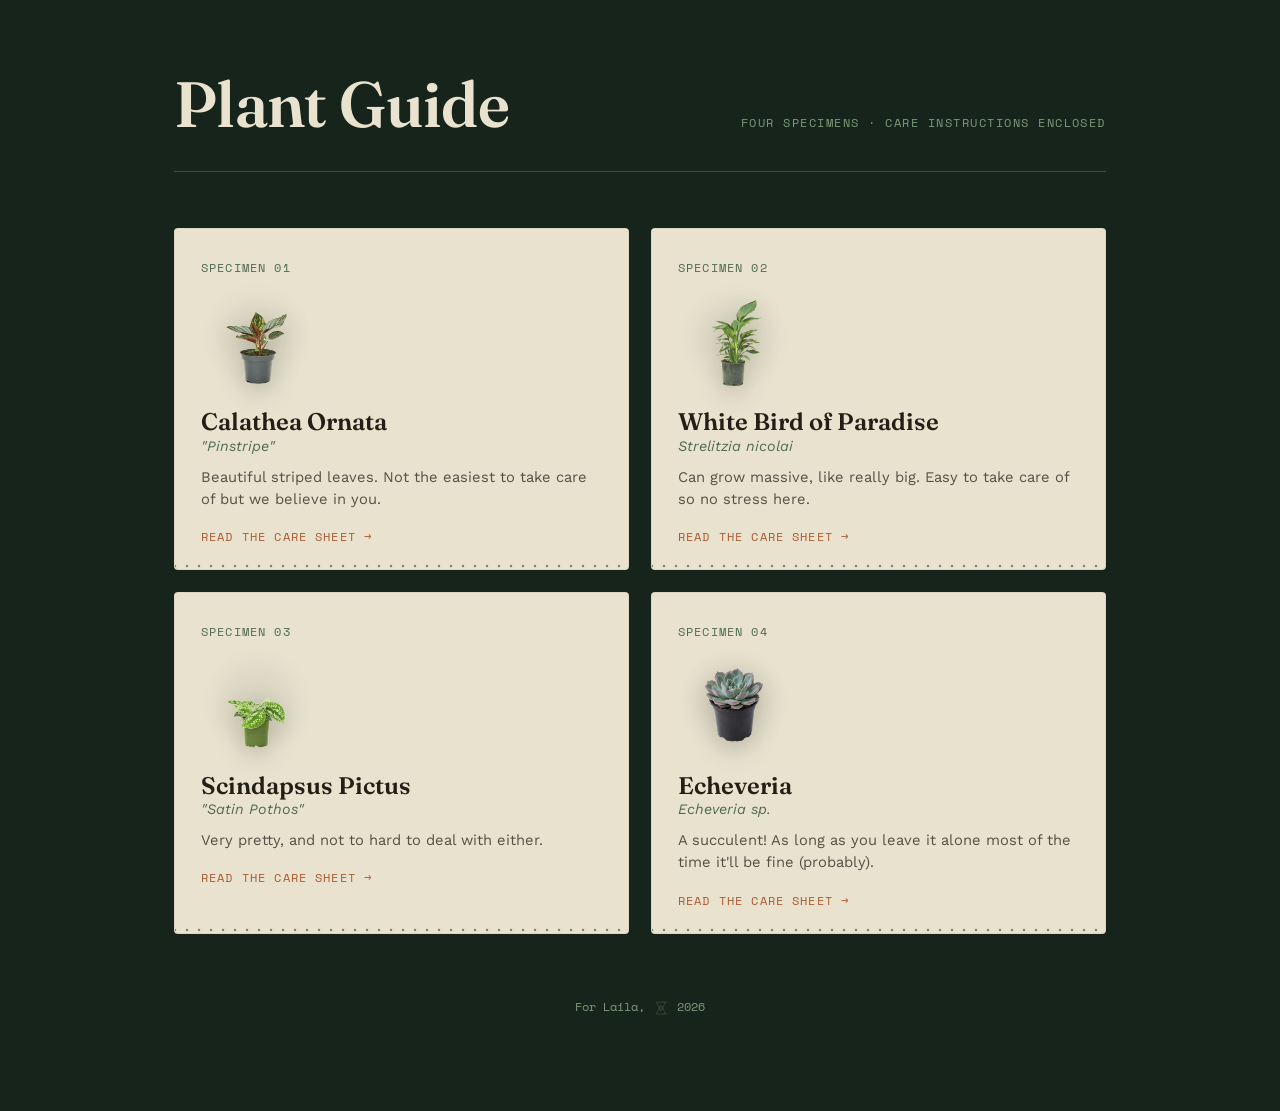
<file: index.html>
<!DOCTYPE html>
<html lang="en">
<head>
<meta charset="UTF-8">
<meta name="viewport" content="width=device-width, initial-scale=1.0">
<title>Plant Guide</title>
<link rel="stylesheet" href="styles.css">
</head>
<body>
<div class="wrap">

  <header class="site-header">
    <h1>Plant Guide</h1>
    <span class="tag">Four specimens · Care instructions enclosed</span>
  </header>

  <div class="grid">

    <a class="card" href="plants/calathea-ornata.html">
      <span class="num">SPECIMEN 01</span>
      <div class="icon">
        <img src="images/calathea-ornata.png" alt="Calathea Ornata plant">
      </div>
      <h2>Calathea Ornata</h2>
      <span class="latin">"Pinstripe"</span>
      <p class="blurb">Beautiful striped leaves. Not the easiest to take care of but we believe in you.</p>
      <span class="enter">Read the care sheet</span>
    </a>

    <a class="card" href="plants/white-bird-of-paradise.html">
      <span class="num">SPECIMEN 02</span>
      <div class="icon">
        <img src="images/white-bird-of-paradise.png" alt="White Bird of Paradise plant">
      </div>
      <h2>White Bird of Paradise</h2>
      <span class="latin">Strelitzia nicolai</span>
      <p class="blurb">Can grow massive, like really big. Easy to take care of so no stress here.</p>
      <span class="enter">Read the care sheet</span>
    </a>

    <a class="card" href="plants/scindapsus-pictus.html">
      <span class="num">SPECIMEN 03</span>
      <div class="icon">
        <img src="images/scindapsus-pictus.png" alt="Scindapsus Pictus plant">
      </div>
      <h2>Scindapsus Pictus</h2>
      <span class="latin">"Satin Pothos"</span>
      <p class="blurb">Very pretty, and not to hard to deal with either.</p>
      <span class="enter">Read the care sheet</span>
    </a>

    <a class="card" href="plants/echeveria.html">
      <span class="num">SPECIMEN 04</span>
      <div class="icon">
        <img src="images/echeveria.png" alt="Echeveria plant">
      </div>
      <h2>Echeveria</h2>
      <span class="latin">Echeveria sp.</span>
      <p class="blurb">A succulent! As long as you leave it alone most of the time it'll be fine (probably).</p>
      <span class="enter">Read the care sheet</span>
    </a>

  </div>

  <footer>For Laila, <a href="secret.html" class="egg" aria-label="secret"><img src="images/laila-logo.png" alt=""></a> 2026</footer>
</div>
</body>
</html>
</file>
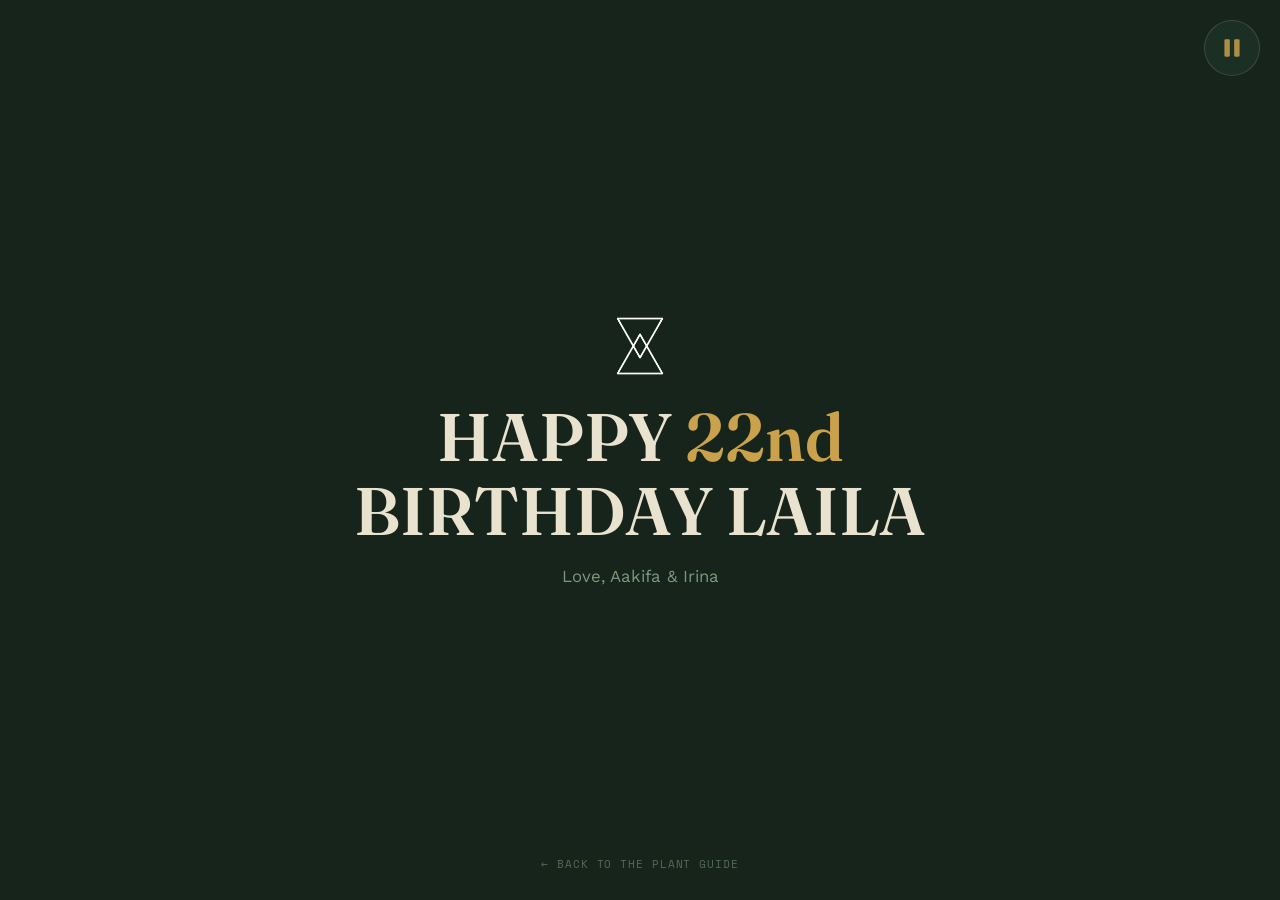
<file: secret.html>
<!DOCTYPE html>
<html lang="en">
<head>
<meta charset="UTF-8">
<meta name="viewport" content="width=device-width, initial-scale=1.0">
<title>🎉</title>
<link rel="stylesheet" href="styles.css">
<style>
  html, body {
    height: 100%;
    overflow: hidden;
  }

  .secret-wrap {
    height: 100vh;
    display: flex;
    flex-direction: column;
    align-items: center;
    justify-content: center;
    text-align: center;
    padding: 24px;
    position: relative;
  }

  .secret-logo {
    width: 64px;
    height: 64px;
    margin-bottom: 22px;
    opacity: 0.9;
    cursor: pointer;
    filter: brightness(0) invert(1);
    animation: pop 0.6s cubic-bezier(0.34, 1.56, 0.64, 1) both;
  }

  .secret-logo.bursting {
    animation: spin 0.7s cubic-bezier(0.65, 0, 0.35, 1);
  }

  @keyframes spin {
    0%   { transform: rotate(0deg) scale(1); }
    50%  { transform: rotate(180deg) scale(1.15); }
    100% { transform: rotate(360deg) scale(1); }
  }

  .secret-wrap h1 {
    font-family: 'Fraunces', serif;
    font-weight: 600;
    font-size: clamp(2.1rem, 7vw, 4.2rem);
    line-height: 1.1;
    margin: 0 0 14px;
    color: var(--paper);
    animation: pop 0.7s 0.1s cubic-bezier(0.34, 1.56, 0.64, 1) both;
  }

  .secret-wrap h1 .num {
    color: var(--gold);
  }

  .secret-wrap .signature {
    font-family: 'Work Sans', sans-serif;
    font-style: normal;
    font-weight: 400;
    font-size: clamp(0.9rem, 2vw, 1.05rem);
    color: var(--moss-light);
    margin: 4px 0 0;
    text-transform: none;
    letter-spacing: normal;
    animation: pop 0.7s 0.25s cubic-bezier(0.34, 1.56, 0.64, 1) both;
  }

  .secret-wrap p {
    font-family: 'Space Mono', monospace;
    font-size: 0.85rem;
    letter-spacing: 0.08em;
    text-transform: uppercase;
    color: var(--moss-light);
    animation: pop 0.7s 0.2s cubic-bezier(0.34, 1.56, 0.64, 1) both;
  }

  .back-home {
    position: absolute;
    bottom: 28px;
    font-family: 'Space Mono', monospace;
    font-size: 0.7rem;
    letter-spacing: 0.08em;
    text-transform: uppercase;
    color: var(--moss-light);
    text-decoration: none;
    opacity: 0.6;
  }
  .back-home:hover { opacity: 1; color: var(--paper); }

  @keyframes pop {
    from { opacity: 0; transform: translateY(14px) scale(0.94); }
    to   { opacity: 1; transform: translateY(0) scale(1); }
  }

  .confetti-piece {
    position: fixed;
    top: -20px;
    width: 9px;
    height: 14px;
    opacity: 0.95;
    will-change: transform, top;
    z-index: 10;
  }

  .audio-toggle {
    position: fixed;
    top: 20px;
    right: 20px;
    width: 56px;
    height: 56px;
    border-radius: 50%;
    background: var(--ink-soft);
    border: 1px solid rgba(233,226,207,0.18);
    color: var(--gold);
    line-height: 1;
    cursor: pointer;
    display: flex;
    align-items: center;
    justify-content: center;
    opacity: 0.85;
    z-index: 20;
    transition: opacity 0.2s ease, transform 0.2s ease;
  }
  .audio-toggle svg { flex-shrink: 0; }
  .audio-toggle:hover { opacity: 1; transform: scale(1.06); }
</style>
</head>
<body>

<div class="secret-wrap">
  <img class="secret-logo" id="secretLogo" src="images/laila-logo.png" alt="click me">
  <h1>HAPPY <span class="num">22nd</span><br>BIRTHDAY LAILA</h1>
  <p class="signature">Love, Aakifa &amp; Irina</p>
  <a class="back-home" href="index.html">← back to the plant guide</a>
</div>

<audio id="bgAudio" src="audio/22.mp3" preload="auto"></audio>
<button id="audioToggle" class="audio-toggle" aria-label="toggle music">
  <svg class="icon-pause" viewBox="0 0 24 24" width="26" height="26" fill="currentColor"><rect x="5" y="4" width="5" height="16" rx="1"/><rect x="14" y="4" width="5" height="16" rx="1"/></svg>
  <svg class="icon-play" viewBox="0 0 24 24" width="26" height="26" fill="currentColor" style="display:none"><path d="M7 4l13 8-13 8V4z"/></svg>
</button>

<script>
(function () {
  function randomColor() {
    // fully random, vivid, not tied to the site palette
    var hue = Math.floor(Math.random() * 360);
    var sat = 70 + Math.random() * 30;
    var light = 50 + Math.random() * 15;
    return 'hsl(' + hue + ', ' + sat + '%, ' + light + '%)';
  }

  function launchConfetti(count) {
    for (var i = 0; i < count; i++) {
      setTimeout(function () {
        var piece = document.createElement('div');
        piece.className = 'confetti-piece';
        var left = Math.random() * 100;
        var duration = 2.6 + Math.random() * 1.8;
        var rotateStart = Math.random() * 360;
        var rotateEnd = rotateStart + (Math.random() > 0.5 ? 1 : -1) * (360 + Math.random() * 540);
        var drift = (Math.random() - 0.5) * 220;
        var width = 6 + Math.random() * 4;
        var height = width * (2.2 + Math.random() * 1.3);

        piece.style.left = left + 'vw';
        piece.style.background = randomColor();
        piece.style.width = width + 'px';
        piece.style.height = height + 'px';
        piece.style.borderRadius = '1px';
        piece.style.transform = 'rotate(' + rotateStart + 'deg)';

        document.body.appendChild(piece);

        var animation = piece.animate([
          { top: '-20px', transform: 'translateX(0) rotate(' + rotateStart + 'deg)', opacity: 1 },
          { top: '108vh', transform: 'translateX(' + drift + 'px) rotate(' + rotateEnd + 'deg)', opacity: 0.85 }
        ], {
          duration: duration * 1000,
          easing: 'cubic-bezier(0.25, 0.46, 0.45, 0.94)'
        });

        animation.onfinish = function () {
          piece.remove();
        };
      }, Math.random() * 400);
    }
  }

  function burstConfetti() {
    launchConfetti(140);
    setTimeout(function () { launchConfetti(60); }, 700);
  }

  burstConfetti();

  var logo = document.getElementById('secretLogo');
  logo.addEventListener('click', function () {
    if (logo.classList.contains('bursting')) return;
    logo.classList.add('bursting');
    burstConfetti();
  });
  logo.addEventListener('animationend', function (e) {
    if (e.animationName === 'spin') {
      logo.classList.remove('bursting');
    }
  });

  // --- background song ---
  var audio = document.getElementById('bgAudio');
  var audioBtn = document.getElementById('audioToggle');
  var iconPause = audioBtn.querySelector('.icon-pause');
  var iconPlay = audioBtn.querySelector('.icon-play');
  var jumpedToStart = false;

  function showPauseIcon() {
    iconPause.style.display = 'block';
    iconPlay.style.display = 'none';
  }
  function showPlayIcon() {
    iconPause.style.display = 'none';
    iconPlay.style.display = 'block';
  }

  audio.addEventListener('play', function () {
    showPauseIcon();
    removeUnlockListeners();
  });
  audio.addEventListener('pause', function () {
    showPlayIcon();
  });

  // if it plays all the way through, loop back to the very beginning
  audio.addEventListener('ended', function () {
    audio.currentTime = 0;
    audio.play();
  });

  // Seek to 0:40 the moment the browser actually knows the track's
  // metadata (duration/seekable range) — this can happen either before
  // or after playback starts, and doesn't require a user gesture.
  function seekToStart() {
    if (jumpedToStart) return;
    if (audio.readyState >= 1) { // HAVE_METADATA or better
      jumpedToStart = true;
      audio.currentTime = 40;
    }
  }
  audio.addEventListener('loadedmetadata', seekToStart);

  // Calling play() must happen synchronously inside a real user gesture
  // on mobile browsers (iOS in particular), so we always call it directly
  // inside the click/touch handler itself rather than after any async work.
  function attemptStart() {
    if (!audio.paused) return;
    seekToStart(); // works immediately if metadata is already loaded
    var p = audio.play();
    if (p !== undefined) {
      p.catch(function () {
        // blocked — will retry on the next interaction
      });
    }
  }

  // try immediately in case this browser allows it
  attemptStart();

  // fallback: start it the instant she taps/clicks/presses anything
  document.addEventListener('click', attemptStart);
  document.addEventListener('touchstart', attemptStart);
  document.addEventListener('keydown', attemptStart);

  function removeUnlockListeners() {
    document.removeEventListener('click', attemptStart);
    document.removeEventListener('touchstart', attemptStart);
    document.removeEventListener('keydown', attemptStart);
  }

  audioBtn.addEventListener('click', function (e) {
    e.stopPropagation();
    if (audio.paused) {
      attemptStart();
    } else {
      audio.pause();
    }
  });
})();
</script>

</body>
</html>
</file>
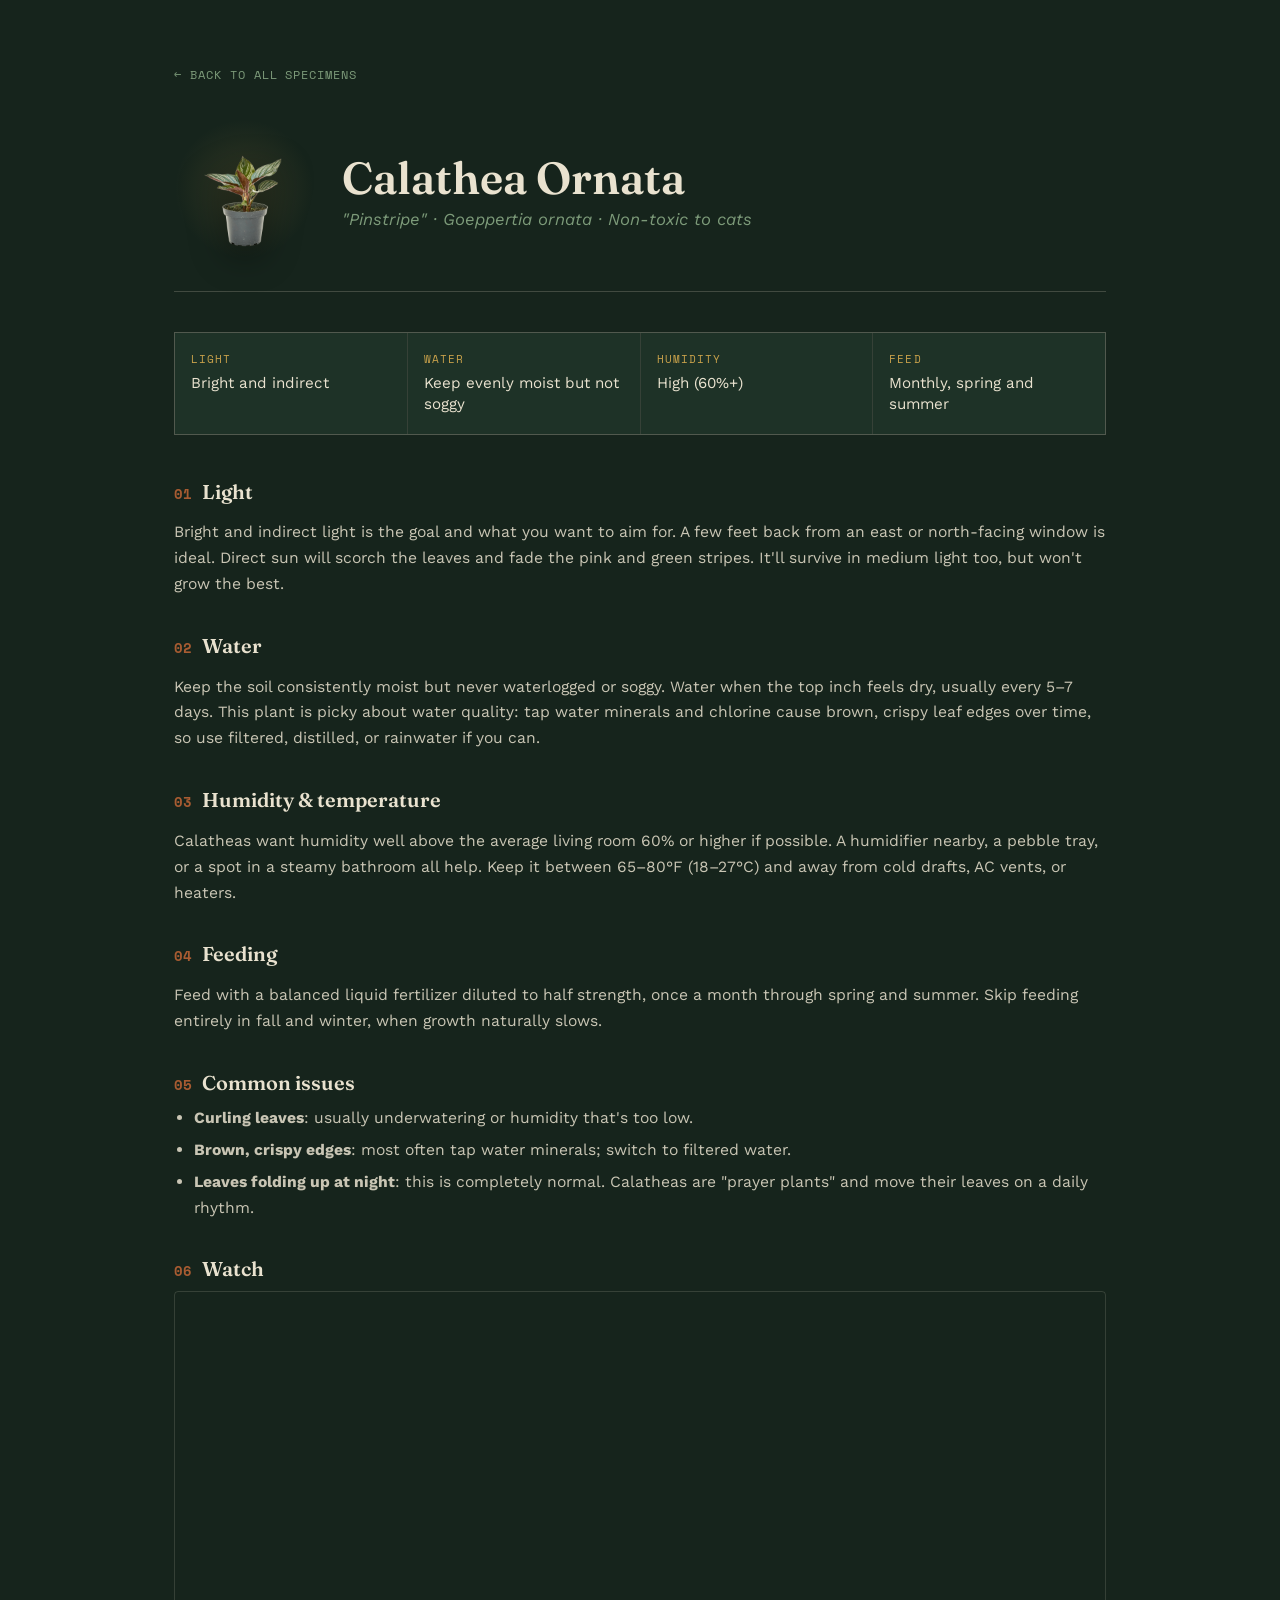
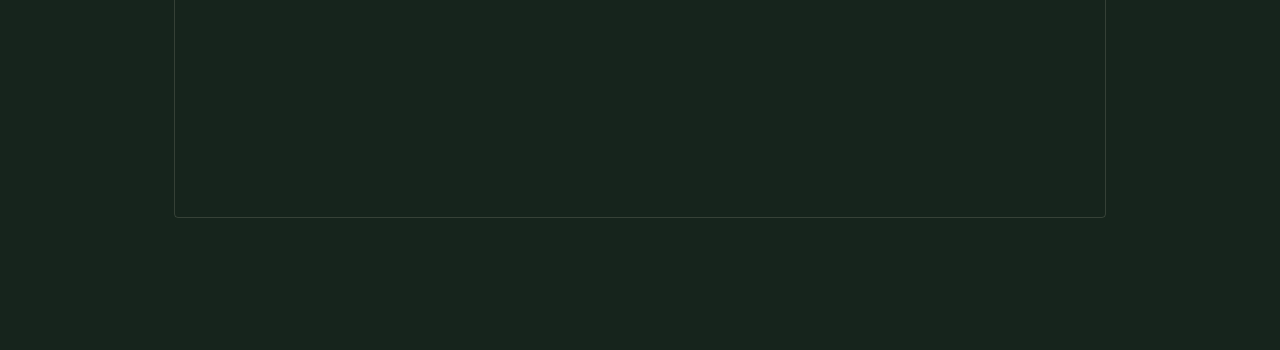
<file: plants/calathea-ornata.html>
<!DOCTYPE html>
<html lang="en">
<head>
<meta charset="UTF-8">
<meta name="viewport" content="width=device-width, initial-scale=1.0">
<title>Calathea Ornata — Plant Guide</title>
<link rel="stylesheet" href="../styles.css">
</head>
<body>
<div class="wrap">

  <a class="back-link" href="../index.html">← Back to all specimens</a>

  <div class="specimen-head">
    <div class="icon">
      <img src="../images/calathea-ornata.png" alt="Calathea Ornata plant">
    </div>
    <div>
      <h1>Calathea Ornata</h1>
      <span class="latin">"Pinstripe" · Goeppertia ornata · Non-toxic to cats</span>
    </div>
  </div>

  <div class="stat-row">
    <div class="stat"><span class="label">Light</span><span class="value">Bright and indirect</span></div>
    <div class="stat"><span class="label">Water</span><span class="value">Keep evenly moist but not soggy</span></div>
    <div class="stat"><span class="label">Humidity</span><span class="value">High (60%+)</span></div>
    <div class="stat"><span class="label">Feed</span><span class="value">Monthly, spring and summer</span></div>
  </div>

  <div class="section">
    <h3><span class="mark">01</span> Light</h3>
    <p>Bright and indirect light is the goal and what you want to aim for. A few feet back from an east or north-facing window is ideal. Direct sun will scorch the leaves and fade the pink and green stripes. It'll survive in medium light too, but won't grow the best.</p>
  </div>

  <div class="section">
    <h3><span class="mark">02</span> Water</h3>
    <p>Keep the soil consistently moist but never waterlogged or soggy. Water when the top inch feels dry, usually every 5–7 days. This plant is picky about water quality: tap water minerals and chlorine cause brown, crispy leaf edges over time, so use filtered, distilled, or rainwater if you can.</p>
  </div>

  <div class="section">
    <h3><span class="mark">03</span> Humidity &amp; temperature</h3>
    <p>Calatheas want humidity well above the average living room 60% or higher if possible. A humidifier nearby, a pebble tray, or a spot in a steamy bathroom all help. Keep it between 65–80°F (18–27°C) and away from cold drafts, AC vents, or heaters.</p>
  </div>

  <div class="section">
    <h3><span class="mark">04</span> Feeding</h3>
    <p>Feed with a balanced liquid fertilizer diluted to half strength, once a month through spring and summer. Skip feeding entirely in fall and winter, when growth naturally slows.</p>
  </div>

  <div class="section">
    <h3><span class="mark">05</span> Common issues</h3>
    <ul>
      <li><strong>Curling leaves</strong>: usually underwatering or humidity that's too low.</li>
      <li><strong>Brown, crispy edges</strong>: most often tap water minerals; switch to filtered water.</li>
      <li><strong>Leaves folding up at night</strong>: this is completely normal. Calatheas are "prayer plants" and move their leaves on a daily rhythm.</li>
    </ul>
  </div>

  <div class="section">
    <h3><span class="mark">06</span> Watch</h3>
    <div class="video-embed">
      <iframe
        src="https://www.youtube.com/embed/HWXbAEJnZ_s"
        title="Calathea Ornata care video"
        frameborder="0"
        allow="accelerometer; autoplay; clipboard-write; encrypted-media; gyroscope; picture-in-picture; web-share"
        allowfullscreen>
      </iframe>
    </div>
  </div>

</div>
</body>
</html>
</file>
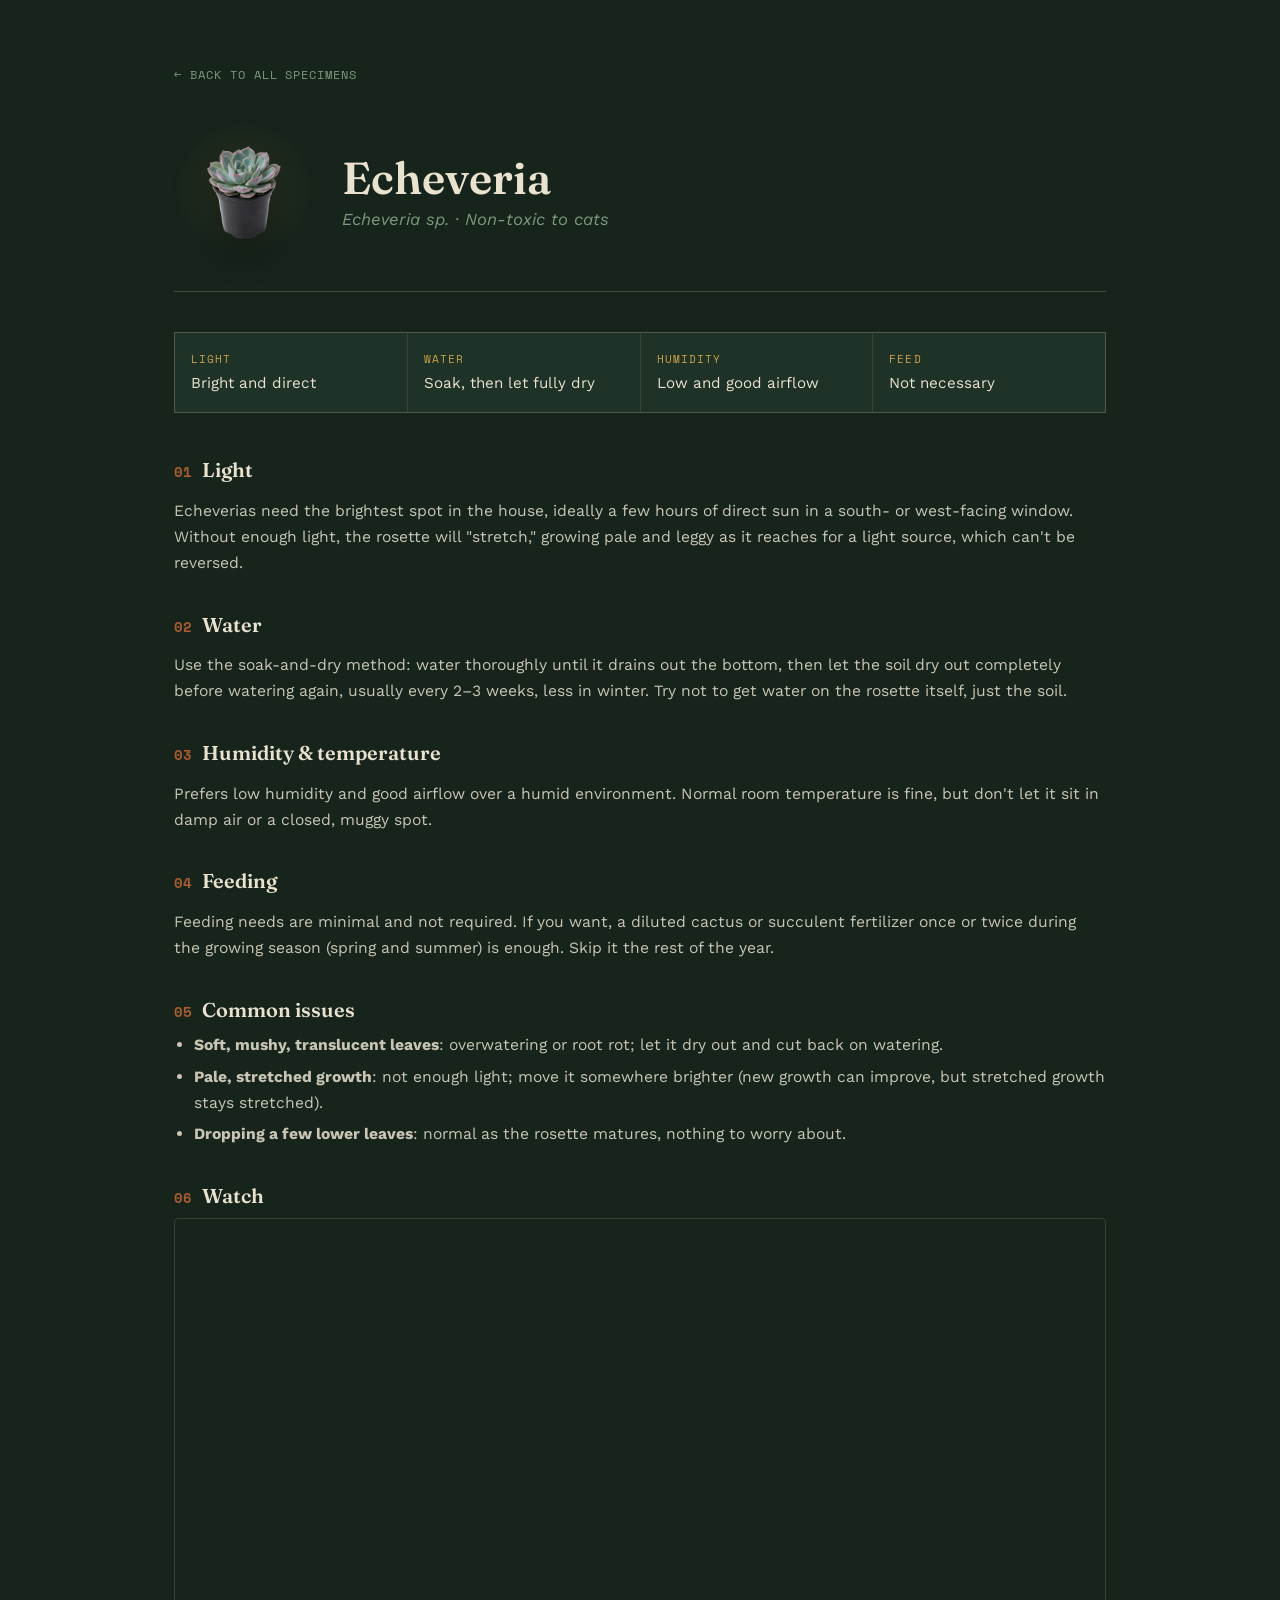
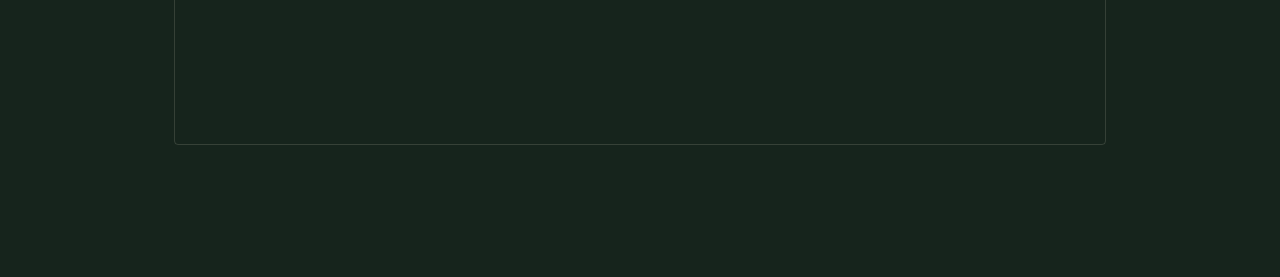
<file: plants/echeveria.html>
<!DOCTYPE html>
<html lang="en">
<head>
<meta charset="UTF-8">
<meta name="viewport" content="width=device-width, initial-scale=1.0">
<title>Echeveria — Plant Guide</title>
<link rel="stylesheet" href="../styles.css">
</head>
<body>
<div class="wrap">

  <a class="back-link" href="../index.html">← Back to all specimens</a>

  <div class="specimen-head">
    <div class="icon">
      <img src="../images/echeveria.png" alt="Echeveria plant">
    </div>
    <div>
      <h1>Echeveria</h1>
      <span class="latin">Echeveria sp. · Non-toxic to cats</span>
    </div>
  </div>

  <div class="stat-row">
    <div class="stat"><span class="label">Light</span><span class="value">Bright and direct</span></div>
    <div class="stat"><span class="label">Water</span><span class="value">Soak, then let fully dry</span></div>
    <div class="stat"><span class="label">Humidity</span><span class="value">Low and good airflow</span></div>
    <div class="stat"><span class="label">Feed</span><span class="value">Not necessary</span></div>
  </div>

  <div class="section">
    <h3><span class="mark">01</span> Light</h3>
    <p>Echeverias need the brightest spot in the house, ideally a few hours of direct sun in a south- or west-facing window. Without enough light, the rosette will "stretch," growing pale and leggy as it reaches for a light source, which can't be reversed.</p>
  </div>

  <div class="section">
    <h3><span class="mark">02</span> Water</h3>
    <p>Use the soak-and-dry method: water thoroughly until it drains out the bottom, then let the soil dry out completely before watering again, usually every 2–3 weeks, less in winter. Try not to get water on the rosette itself, just the soil.</p>
  </div>

  <div class="section">
    <h3><span class="mark">03</span> Humidity &amp; temperature</h3>
    <p>Prefers low humidity and good airflow over a humid environment. Normal room temperature is fine, but don't let it sit in damp air or a closed, muggy spot.</p>
  </div>

  <div class="section">
    <h3><span class="mark">04</span> Feeding</h3>
    <p>Feeding needs are minimal and not required. If you want, a diluted cactus or succulent fertilizer once or twice during the growing season (spring and summer) is enough. Skip it the rest of the year.</p>
  </div>

  <div class="section">
    <h3><span class="mark">05</span> Common issues</h3>
    <ul>
      <li><strong>Soft, mushy, translucent leaves</strong>: overwatering or root rot; let it dry out and cut back on watering.</li>
      <li><strong>Pale, stretched growth</strong>: not enough light; move it somewhere brighter (new growth can improve, but stretched growth stays stretched).</li>
      <li><strong>Dropping a few lower leaves</strong>: normal as the rosette matures, nothing to worry about.</li>
    </ul>
  </div>

  <div class="section">
    <h3><span class="mark">06</span> Watch</h3>
    <div class="video-embed">
      <iframe
        src="https://www.youtube.com/embed/f8nsXcxySig"
        title="Echeveria care video"
        frameborder="0"
        allow="accelerometer; autoplay; clipboard-write; encrypted-media; gyroscope; picture-in-picture; web-share"
        allowfullscreen>
      </iframe>
    </div>
  </div>

</div>
</body>
</html>
</file>
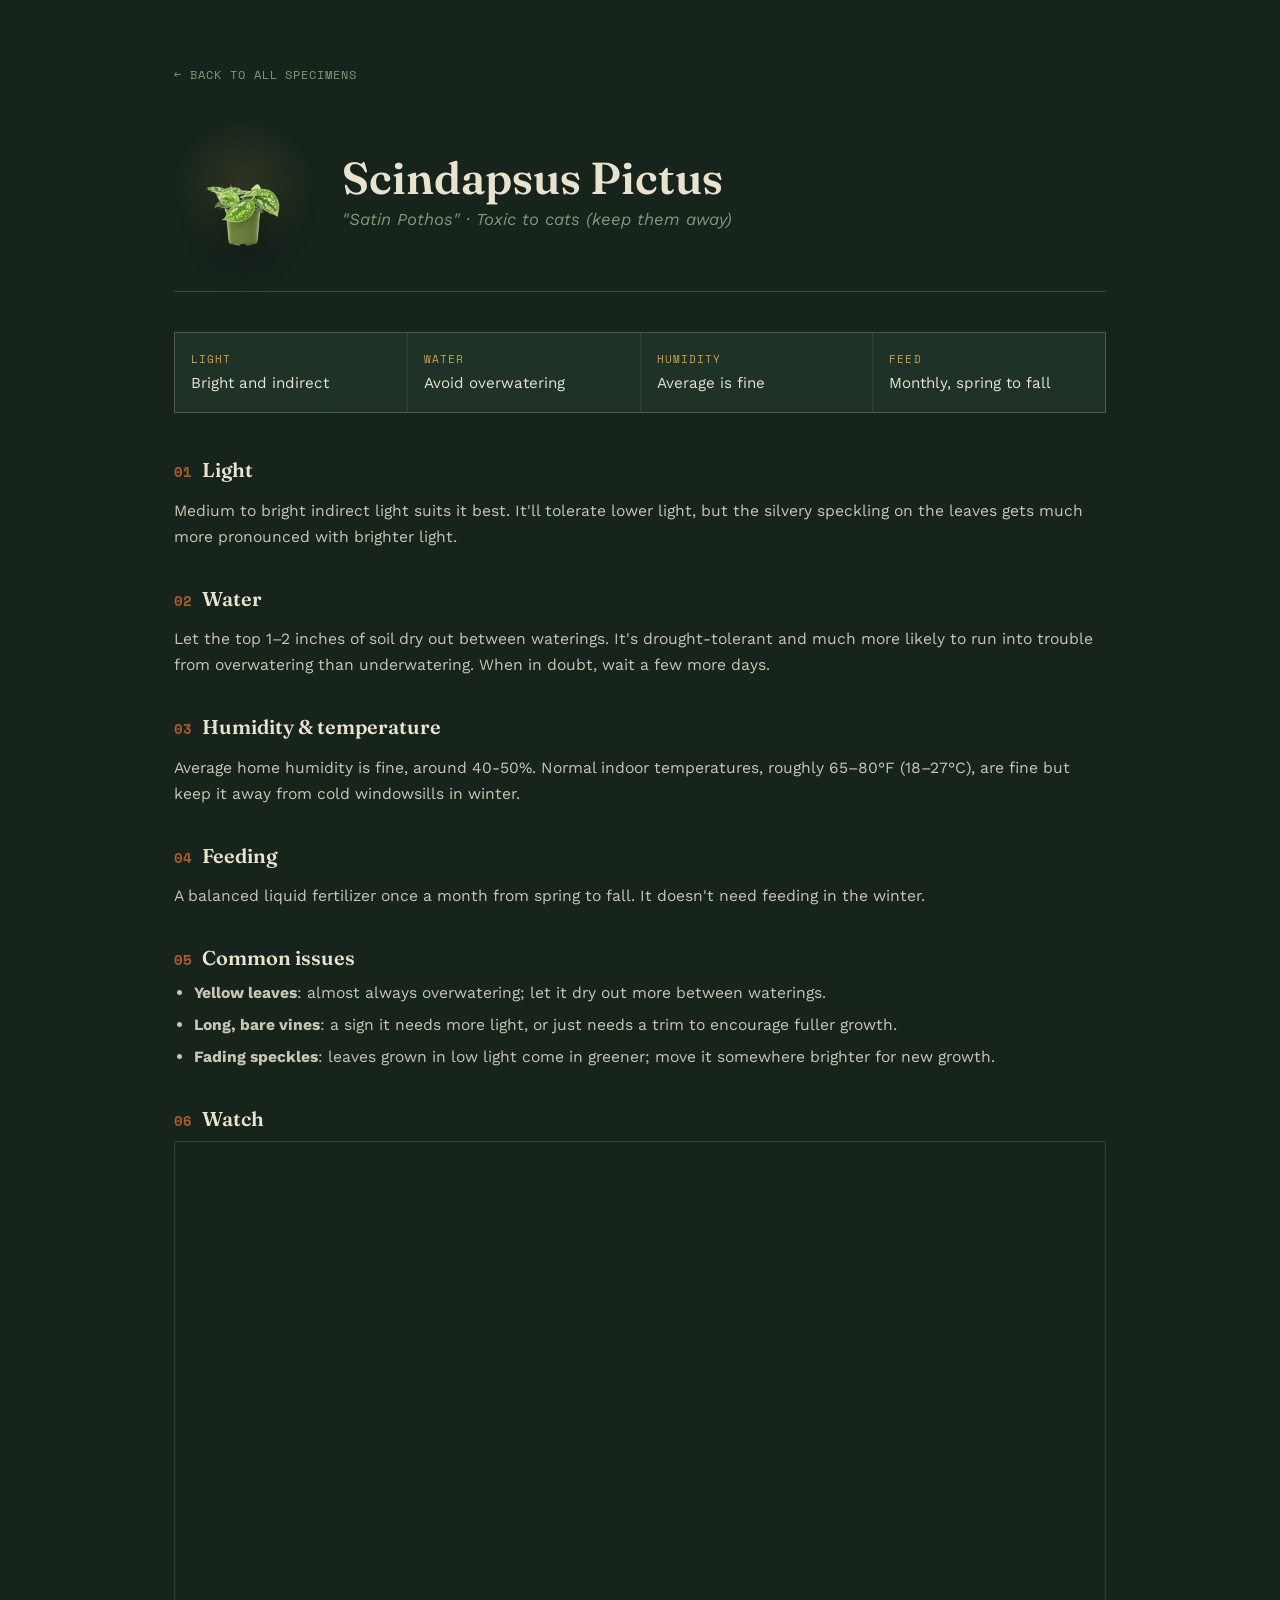
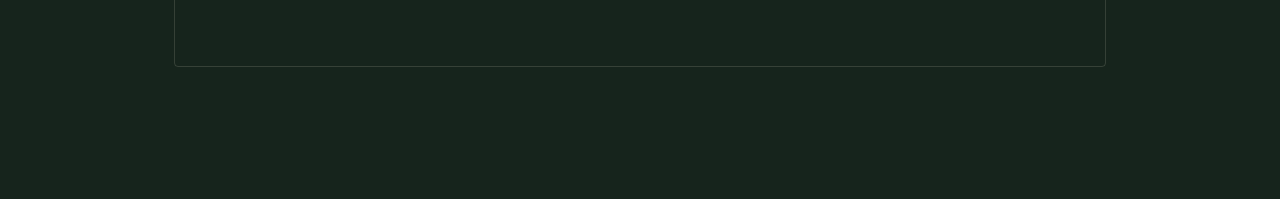
<file: plants/scindapsus-pictus.html>
<!DOCTYPE html>
<html lang="en">
<head>
<meta charset="UTF-8">
<meta name="viewport" content="width=device-width, initial-scale=1.0">
<title>Scindapsus Pictus — Plant Guide</title>
<link rel="stylesheet" href="../styles.css">
</head>
<body>
<div class="wrap">

  <a class="back-link" href="../index.html">← Back to all specimens</a>

  <div class="specimen-head">
    <div class="icon">
      <img src="../images/scindapsus-pictus.png" alt="Scindapsus Pictus plant">
    </div>
    <div>
      <h1>Scindapsus Pictus</h1>
      <span class="latin">"Satin Pothos" · Toxic to cats (keep them away)</span>
    </div>
  </div>

  <div class="stat-row">
    <div class="stat"><span class="label">Light</span><span class="value">Bright and indirect</span></div>
    <div class="stat"><span class="label">Water</span><span class="value">Avoid overwatering</span></div>
    <div class="stat"><span class="label">Humidity</span><span class="value">Average is fine</span></div>
    <div class="stat"><span class="label">Feed</span><span class="value">Monthly, spring to fall</span></div>
  </div>

  <div class="section">
    <h3><span class="mark">01</span> Light</h3>
    <p>Medium to bright indirect light suits it best. It'll tolerate lower light, but the silvery speckling on the leaves gets much more pronounced with brighter light.</p>
  </div>

  <div class="section">
    <h3><span class="mark">02</span> Water</h3>
    <p>Let the top 1–2 inches of soil dry out between waterings. It's drought-tolerant and much more likely to run into trouble from overwatering than underwatering. When in doubt, wait a few more days.</p>
  </div>

  <div class="section">
    <h3><span class="mark">03</span> Humidity &amp; temperature</h3>
    <p>Average home humidity is fine, around 40-50%. Normal indoor temperatures, roughly 65–80°F (18–27°C), are fine but keep it away from cold windowsills in winter.</p>
  </div>

  <div class="section">
    <h3><span class="mark">04</span> Feeding</h3>
    <p>A balanced liquid fertilizer once a month from spring to fall. It doesn't need feeding in the winter.</p>
  </div>

  <div class="section">
    <h3><span class="mark">05</span> Common issues</h3>
    <ul>
      <li><strong>Yellow leaves</strong>: almost always overwatering; let it dry out more between waterings.</li>
      <li><strong>Long, bare vines</strong>: a sign it needs more light, or just needs a trim to encourage fuller growth.</li>
      <li><strong>Fading speckles</strong>: leaves grown in low light come in greener; move it somewhere brighter for new growth.</li>
    </ul>
  </div>

  <div class="section">
    <h3><span class="mark">06</span> Watch</h3>
    <div class="video-embed">
      <iframe
        src="https://www.youtube.com/embed/wFdwelNJ8cg"
        title="Scindapsus Pictus care video"
        frameborder="0"
        allow="accelerometer; autoplay; clipboard-write; encrypted-media; gyroscope; picture-in-picture; web-share"
        allowfullscreen>
      </iframe>
    </div>
  </div>

</div>
</body>
</html>
</file>
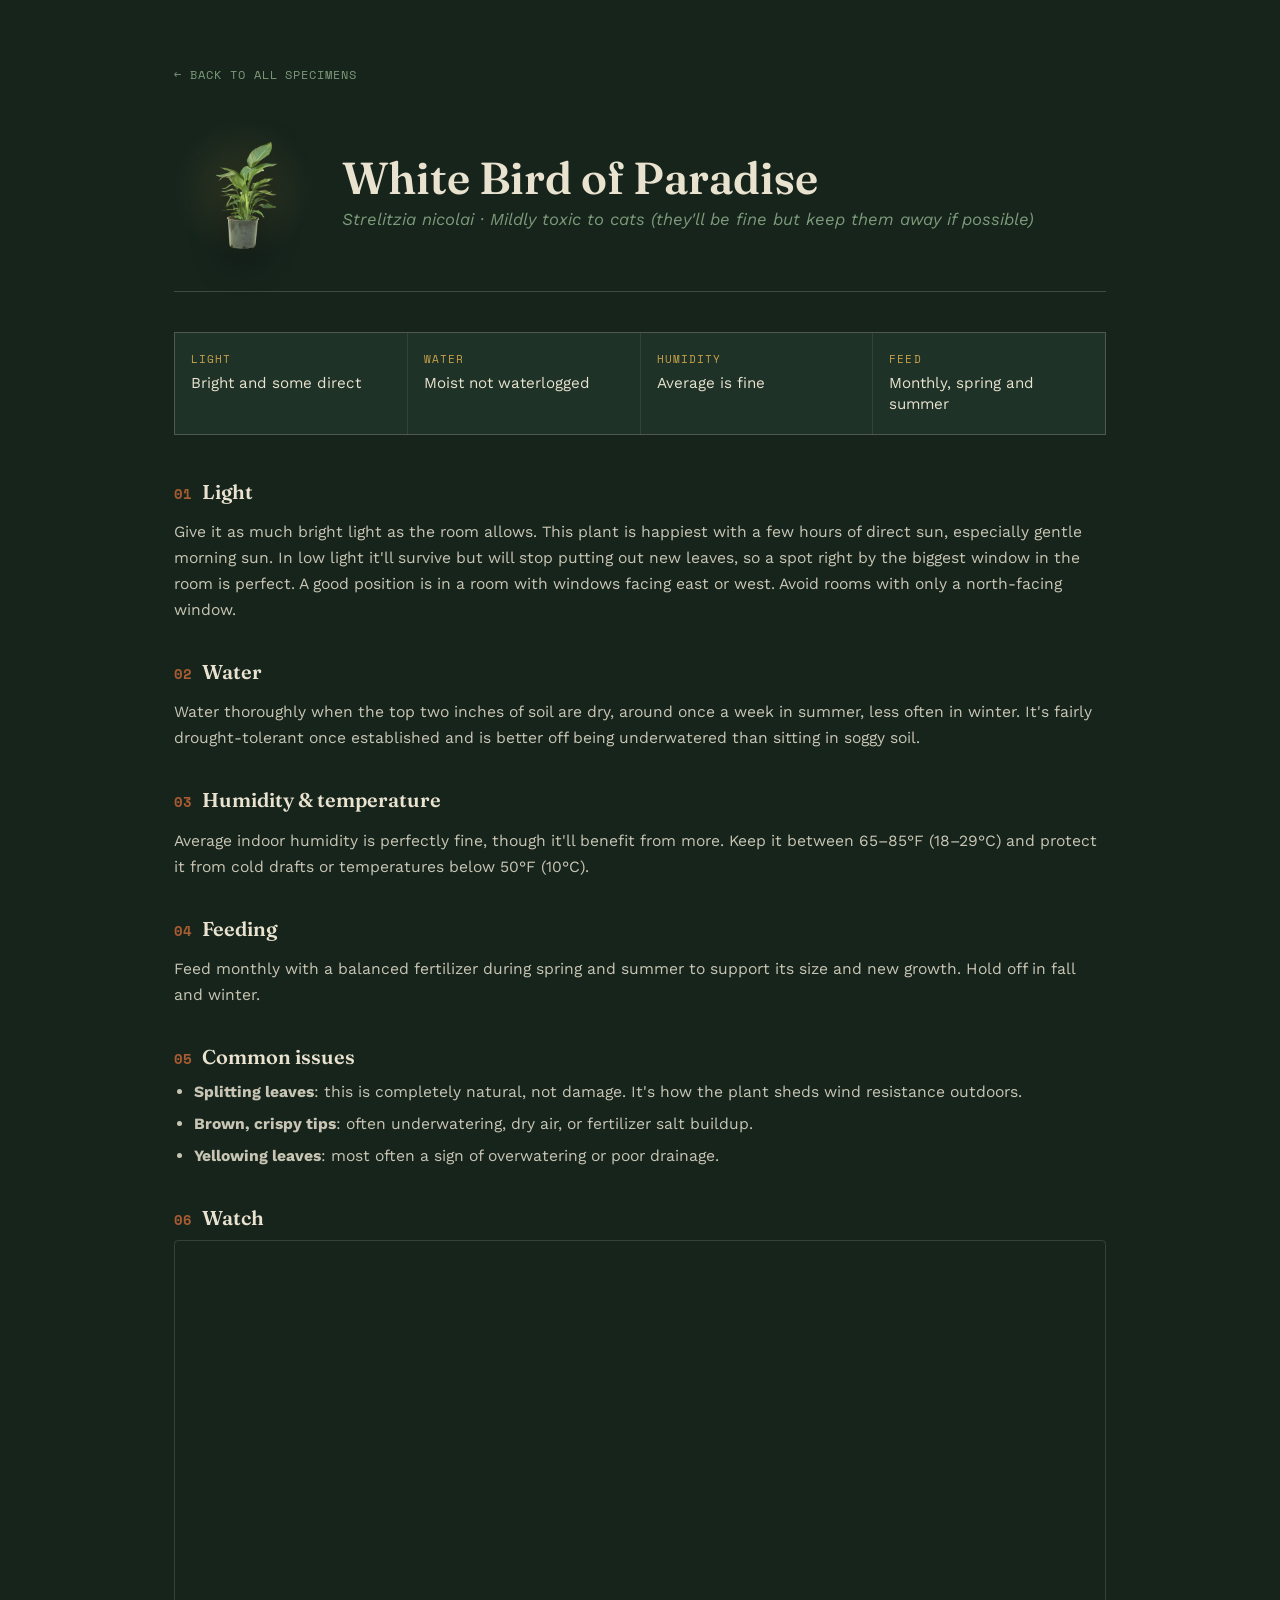
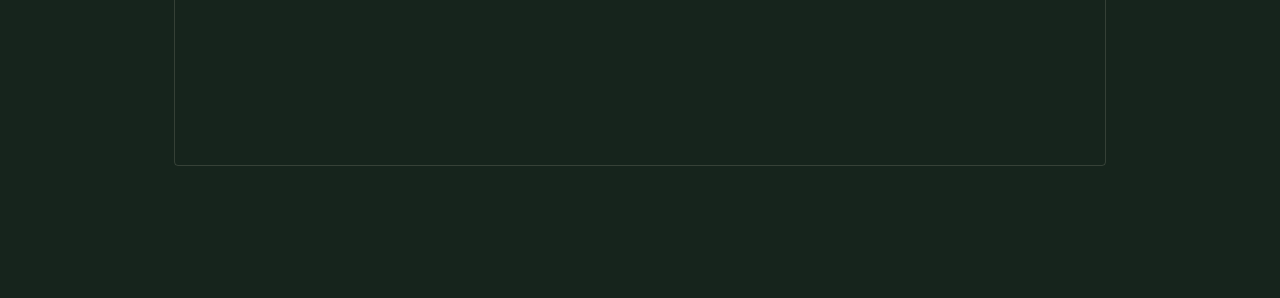
<file: plants/white-bird-of-paradise.html>
<!DOCTYPE html>
<html lang="en">
<head>
<meta charset="UTF-8">
<meta name="viewport" content="width=device-width, initial-scale=1.0">
<title>White Bird of Paradise — Plant Guide</title>
<link rel="stylesheet" href="../styles.css">
</head>
<body>
<div class="wrap">

  <a class="back-link" href="../index.html">← Back to all specimens</a>

  <div class="specimen-head">
    <div class="icon">
      <img src="../images/white-bird-of-paradise.png" alt="White Bird of Paradise plant">
    </div>
    <div>
      <h1>White Bird of Paradise</h1>
      <span class="latin">Strelitzia nicolai · Mildly toxic to cats (they'll be fine but keep them away if possible)</span>
    </div>
  </div>

  <div class="stat-row">
    <div class="stat"><span class="label">Light</span><span class="value">Bright and some direct</span></div>
    <div class="stat"><span class="label">Water</span><span class="value">Moist not waterlogged</span></div>
    <div class="stat"><span class="label">Humidity</span><span class="value">Average is fine</span></div>
    <div class="stat"><span class="label">Feed</span><span class="value">Monthly, spring and summer</span></div>
  </div>

  <div class="section">
    <h3><span class="mark">01</span> Light</h3>
    <p>Give it as much bright light as the room allows. This plant is happiest with a few hours of direct sun, especially gentle morning sun. In low light it'll survive but will stop putting out new leaves, so a spot right by the biggest window in the room is perfect. A good position is in a room with windows facing east or west. Avoid rooms with only a north-facing window.</p>
  </div>

  <div class="section">
    <h3><span class="mark">02</span> Water</h3>
    <p>Water thoroughly when the top two inches of soil are dry, around once a week in summer, less often in winter. It's fairly drought-tolerant once established and is better off being underwatered than sitting in soggy soil.</p>
  </div>

  <div class="section">
    <h3><span class="mark">03</span> Humidity &amp; temperature</h3>
    <p>Average indoor humidity is perfectly fine, though it'll benefit from more. Keep it between 65–85°F (18–29°C) and protect it from cold drafts or temperatures below 50°F (10°C).</p>
  </div>

  <div class="section">
    <h3><span class="mark">04</span> Feeding</h3>
    <p>Feed monthly with a balanced fertilizer during spring and summer to support its size and new growth. Hold off in fall and winter.</p>
  </div>

  <div class="section">
    <h3><span class="mark">05</span> Common issues</h3>
    <ul>
      <li><strong>Splitting leaves</strong>: this is completely natural, not damage. It's how the plant sheds wind resistance outdoors.</li>
      <li><strong>Brown, crispy tips</strong>: often underwatering, dry air, or fertilizer salt buildup.</li>
      <li><strong>Yellowing leaves</strong>: most often a sign of overwatering or poor drainage.</li>
    </ul>
  </div>

  <div class="section">
    <h3><span class="mark">06</span> Watch</h3>
    <div class="video-embed">
      <iframe
        src="https://www.youtube.com/embed/89r1SqlgXzw"
        title="White Bird of Paradise care video"
        frameborder="0"
        allow="accelerometer; autoplay; clipboard-write; encrypted-media; gyroscope; picture-in-picture; web-share"
        allowfullscreen>
      </iframe>
    </div>
  </div>

</div>
</body>
</html>
</file>
<file: styles.css>
@import url('https://fonts.googleapis.com/css2?family=Fraunces:opsz,wght@9..144,400;9..144,500;9..144,600&family=Work+Sans:wght@400;500;600&family=Space+Mono:wght@400;700&display=swap');

:root {
  --ink: #16241c;
  --ink-soft: #1e3227;
  --paper: #e9e2cf;
  --paper-soft: #f2ecdc;
  --moss: #4f6b52;
  --moss-light: #7c9a79;
  --clay: #a85c32;
  --gold: #c9a24b;
  --charcoal: #241f16;
  --line: rgba(36, 31, 22, 0.18);
}

* { box-sizing: border-box; }

body {
  margin: 0;
  background: var(--ink);
  color: var(--paper);
  font-family: 'Work Sans', sans-serif;
  -webkit-font-smoothing: antialiased;
}

.wrap {
  max-width: 980px;
  margin: 0 auto;
  padding: 64px 24px 96px;
}

/* ---------- Header ---------- */
.site-header {
  display: flex;
  align-items: baseline;
  justify-content: space-between;
  flex-wrap: wrap;
  gap: 12px;
  margin-bottom: 56px;
  border-bottom: 1px solid rgba(233, 226, 207, 0.2);
  padding-bottom: 28px;
}

.site-header h1 {
  font-family: 'Fraunces', serif;
  font-optical-sizing: auto;
  font-weight: 600;
  font-size: clamp(2.6rem, 6vw, 4rem);
  margin: 0;
  letter-spacing: -0.01em;
}

.site-header .tag {
  font-family: 'Space Mono', monospace;
  font-size: 0.78rem;
  letter-spacing: 0.12em;
  text-transform: uppercase;
  color: var(--moss-light);
}

.kicker {
  font-family: 'Space Mono', monospace;
  font-size: 0.72rem;
  letter-spacing: 0.14em;
  text-transform: uppercase;
  color: var(--gold);
  display: block;
  margin-bottom: 10px;
}

/* ---------- Home grid ---------- */
.grid {
  display: grid;
  grid-template-columns: 1fr 1fr;
  gap: 22px;
}

@media (max-width: 640px) {
  .grid { grid-template-columns: 1fr; }
}

.card {
  position: relative;
  background: var(--paper);
  color: var(--charcoal);
  border-radius: 4px;
  padding: 28px 26px 24px;
  text-decoration: none;
  display: block;
  overflow: hidden;
  border: 1px solid rgba(36,31,22,0.06);
  transition: transform 0.25s ease, box-shadow 0.25s ease;
}

.card:hover {
  transform: translateY(-4px);
  box-shadow: 0 18px 34px rgba(0,0,0,0.35);
}

.card:hover .icon img { transform: rotate(-1deg) scale(1.04); }

.card .num {
  font-family: 'Space Mono', monospace;
  font-size: 0.72rem;
  color: var(--moss);
  letter-spacing: 0.1em;
}

.card .icon {
  width: 112px;
  height: 112px;
  margin: 6px 0 14px;
  border-radius: 50%;
  background: radial-gradient(circle, rgba(79,107,82,0.14), rgba(79,107,82,0) 70%);
  display: flex;
  align-items: center;
  justify-content: center;
}
.card .icon img {
  width: 100%;
  height: 100%;
  object-fit: contain;
  filter: drop-shadow(0 8px 12px rgba(36,31,22,0.2));
  transition: transform 0.3s ease;
}

.card h2 {
  font-family: 'Fraunces', serif;
  font-weight: 600;
  font-size: 1.5rem;
  margin: 0 0 2px;
  line-height: 1.15;
}

.card .latin {
  font-style: italic;
  color: var(--moss);
  font-size: 0.9rem;
  display: block;
  margin-bottom: 12px;
}

.card .blurb {
  font-size: 0.92rem;
  line-height: 1.5;
  color: rgba(36,31,22,0.75);
  margin: 0 0 16px;
}

.card .enter {
  font-family: 'Space Mono', monospace;
  font-size: 0.72rem;
  text-transform: uppercase;
  letter-spacing: 0.1em;
  color: var(--clay);
}

.card .enter::after { content: " →"; }

/* perforated edge, like a tag stub */
.card::before {
  content: "";
  position: absolute;
  left: 0; right: 0; bottom: 0;
  height: 6px;
  background-image: radial-gradient(circle, var(--ink) 1.4px, transparent 1.6px);
  background-size: 12px 6px;
  background-position: 6px 0;
  opacity: 0.5;
}

footer {
  margin-top: 64px;
  font-family: 'Space Mono', monospace;
  font-size: 0.75rem;
  color: var(--moss-light);
  text-align: center;
}

footer .egg {
  display: inline-block;
  vertical-align: middle;
  margin: 0 2px;
  line-height: 1;
  opacity: 0.55;
  transition: opacity 0.25s ease, transform 0.25s ease;
}

footer .egg img {
  width: 14px;
  height: 14px;
  display: block;
  filter: invert(70%) sepia(20%) saturate(400%) hue-rotate(60deg) brightness(95%);
}

footer .egg:hover {
  opacity: 1;
  transform: scale(1.25) rotate(-6deg);
}

/* ---------- Detail page ---------- */
.back-link {
  font-family: 'Space Mono', monospace;
  font-size: 0.75rem;
  letter-spacing: 0.08em;
  text-transform: uppercase;
  color: var(--moss-light);
  text-decoration: none;
  display: inline-block;
  margin-bottom: 36px;
}
.back-link:hover { color: var(--paper); }

.specimen-head {
  display: flex;
  gap: 28px;
  align-items: center;
  border-bottom: 1px solid rgba(233,226,207,0.2);
  padding-bottom: 32px;
  margin-bottom: 40px;
  flex-wrap: wrap;
}

.specimen-head .icon {
  width: 140px;
  height: 140px;
  flex-shrink: 0;
  border-radius: 50%;
  background: radial-gradient(circle, rgba(201,162,75,0.16), rgba(201,162,75,0) 70%);
  display: flex;
  align-items: center;
  justify-content: center;
}
.specimen-head .icon img {
  width: 100%;
  height: 100%;
  object-fit: contain;
  filter: drop-shadow(0 10px 18px rgba(0,0,0,0.45));
}

.specimen-head h1 {
  font-family: 'Fraunces', serif;
  font-weight: 600;
  font-size: clamp(2rem, 5vw, 2.8rem);
  margin: 0 0 4px;
}

.specimen-head .latin {
  font-style: italic;
  color: var(--moss-light);
  font-size: 1.05rem;
}

.stat-row {
  display: grid;
  grid-template-columns: repeat(4, 1fr);
  gap: 1px;
  background: rgba(233,226,207,0.15);
  border: 1px solid rgba(233,226,207,0.15);
  margin-bottom: 44px;
}

@media (max-width: 640px) {
  .stat-row { grid-template-columns: repeat(2, 1fr); }
}

.stat {
  background: var(--ink-soft);
  padding: 18px 16px;
}

.stat .label {
  font-family: 'Space Mono', monospace;
  font-size: 0.68rem;
  text-transform: uppercase;
  letter-spacing: 0.1em;
  color: var(--gold);
  display: block;
  margin-bottom: 6px;
}

.stat .value {
  font-size: 0.95rem;
  line-height: 1.4;
}

.section {
  margin-bottom: 36px;
}

.section h3 {
  font-family: 'Fraunces', serif;
  font-weight: 600;
  font-size: 1.25rem;
  color: var(--paper);
  margin: 0 0 10px;
  display: flex;
  align-items: baseline;
  gap: 10px;
}

.section h3 .mark { color: var(--clay); font-family: 'Space Mono', monospace; font-size: 0.85rem; }

.section p, .section li {
  font-size: 0.98rem;
  line-height: 1.65;
  color: rgba(233,226,207,0.85);
}

.section ul { margin: 0; padding-left: 20px; }
.section li { margin-bottom: 6px; }

.video-embed {
  position: relative;
  width: 100%;
  padding-top: 56.25%; /* 16:9 */
  border-radius: 4px;
  overflow: hidden;
  border: 1px solid rgba(233,226,207,0.15);
}

.video-embed iframe {
  position: absolute;
  top: 0; left: 0;
  width: 100%;
  height: 100%;
  border: 0;
}

.tip-box {
  background: var(--ink-soft);
  border-left: 3px solid var(--gold);
  padding: 18px 22px;
  margin-top: 40px;
}

.tip-box .label {
  font-family: 'Space Mono', monospace;
  font-size: 0.7rem;
  text-transform: uppercase;
  letter-spacing: 0.1em;
  color: var(--gold);
  display: block;
  margin-bottom: 8px;
}
</file>
